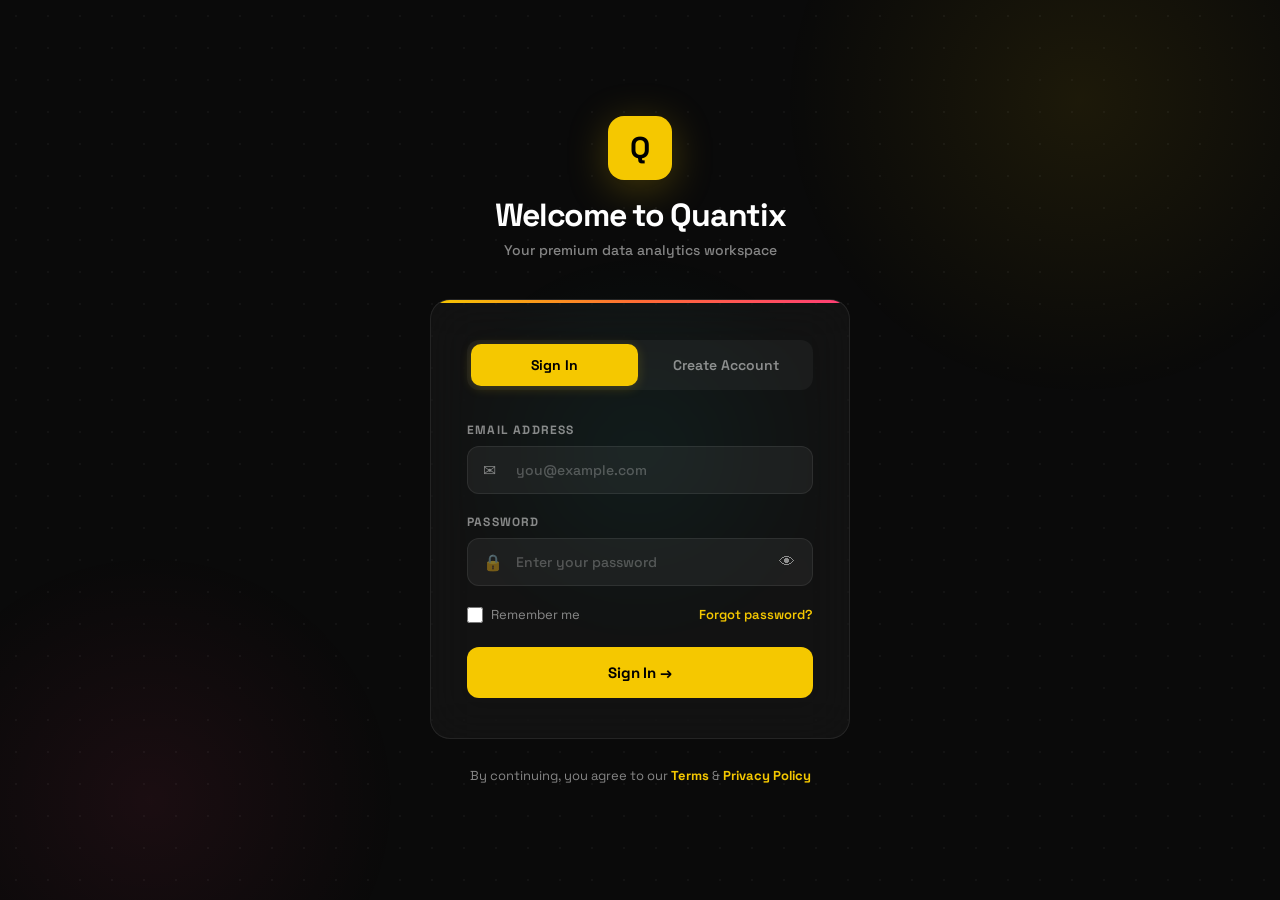
<file: login.html>
<!DOCTYPE html>
<html lang="en">
<head>
  <meta charset="UTF-8" />
  <meta name="viewport" content="width=device-width, initial-scale=1.0" />
  <title>Quantix — Sign In</title>
  <meta name="description" content="Sign in to Quantix, your premium data analytics platform for India E-Commerce and Customer Churn insights." />
  <link rel="stylesheet" href="css/login.css" />
</head>
<body>

  <!-- ═══════════════════ ANIMATED BACKGROUND ═══════════════════ -->
  <div class="login-bg">
    <div class="orb-3"></div>
    <div class="grid-dots"></div>
  </div>

  <!-- ═══════════════════ LOGIN CONTAINER ═══════════════════════ -->
  <div class="login-container">

    <!-- Brand -->
    <div class="login-brand">
      <div class="brand-icon">Q</div>
      <h1>Welcome to Quantix</h1>
      <p>Your premium data analytics workspace</p>
    </div>

    <!-- Glass Card -->
    <div class="login-card">

      <!-- Tab Switcher -->
      <div class="auth-tabs">
        <button class="auth-tab active" id="tab-login" onclick="switchAuthTab('login')">Sign In</button>
        <button class="auth-tab" id="tab-register" onclick="switchAuthTab('register')">Create Account</button>
      </div>

      <!-- Status Message -->
      <div class="auth-message" id="auth-message">
        <span id="auth-message-icon"></span>
        <span id="auth-message-text"></span>
      </div>

      <!-- ──────────── LOGIN FORM ──────────── -->
      <form class="auth-form active" id="form-login" onsubmit="handleLogin(event)">
        <div class="form-group">
          <label for="login-email">Email Address</label>
          <div class="input-wrapper">
            <span class="input-icon">✉</span>
            <input type="email" id="login-email" placeholder="you@example.com" required autocomplete="email" />
          </div>
        </div>

        <div class="form-group">
          <label for="login-password">Password</label>
          <div class="input-wrapper">
            <span class="input-icon">🔒</span>
            <input type="password" id="login-password" placeholder="Enter your password" required autocomplete="current-password" minlength="6" />
            <button type="button" class="pw-toggle" onclick="togglePassword('login-password', this)">👁</button>
          </div>
        </div>

        <div class="form-options">
          <label>
            <input type="checkbox" id="remember-me" />
            <span>Remember me</span>
          </label>
          <a href="#" onclick="event.preventDefault();">Forgot password?</a>
        </div>

        <button type="submit" class="auth-submit" id="login-btn">
          <span class="btn-text">Sign In →</span>
          <div class="spinner"></div>
        </button>

      </form>

      <!-- ──────────── REGISTER FORM ──────────── -->
      <form class="auth-form" id="form-register" onsubmit="handleRegister(event)">
        <div class="form-group">
          <label for="reg-username">Username</label>
          <div class="input-wrapper">
            <span class="input-icon">👤</span>
            <input type="text" id="reg-username" placeholder="Choose a username" required minlength="3" maxlength="20" autocomplete="username" />
          </div>
        </div>

        <div class="form-group">
          <label for="reg-email">Email Address</label>
          <div class="input-wrapper">
            <span class="input-icon">✉</span>
            <input type="email" id="reg-email" placeholder="you@example.com" required autocomplete="email" />
          </div>
        </div>

        <div class="form-group">
          <label for="reg-password">Password</label>
          <div class="input-wrapper">
            <span class="input-icon">🔒</span>
            <input type="password" id="reg-password" placeholder="Min 6 characters" required minlength="6" autocomplete="new-password" oninput="updatePasswordStrength(this.value)" />
            <button type="button" class="pw-toggle" onclick="togglePassword('reg-password', this)">👁</button>
          </div>
          <div class="pw-strength" id="pw-strength">
            <div class="pw-strength-bar" id="pw-bar-1"></div>
            <div class="pw-strength-bar" id="pw-bar-2"></div>
            <div class="pw-strength-bar" id="pw-bar-3"></div>
            <div class="pw-strength-bar" id="pw-bar-4"></div>
          </div>
          <div class="pw-strength-label" id="pw-strength-label"></div>
        </div>

        <div class="form-group">
          <label for="reg-confirm">Confirm Password</label>
          <div class="input-wrapper">
            <span class="input-icon">🔑</span>
            <input type="password" id="reg-confirm" placeholder="Re-enter password" required minlength="6" autocomplete="new-password" />
          </div>
        </div>

        <button type="submit" class="auth-submit" id="register-btn">
          <span class="btn-text">Create Account →</span>
          <div class="spinner"></div>
        </button>
      </form>
    </div>

    <!-- Footer -->
    <div class="login-footer">
      <p>By continuing, you agree to our <a href="#">Terms</a> & <a href="#">Privacy Policy</a></p>
    </div>
  </div>

  <!-- ══════════════════════ SCRIPTS ═══════════════════════════ -->
  <script src="js/auth.js"></script>
  <script>
    // ── Redirect if already logged in ──────────────────────────
    if (AuthDB.isLoggedIn()) {
      window.location.href = 'index.html';
    }

    // ── Tab switching ──────────────────────────────────────────
    function switchAuthTab(tab) {
      document.querySelectorAll('.auth-tab').forEach(t => t.classList.remove('active'));
      document.querySelectorAll('.auth-form').forEach(f => f.classList.remove('active'));

      document.getElementById('tab-' + tab).classList.add('active');
      document.getElementById('form-' + tab).classList.add('active');

      hideMessage();
    }

    // ── Message display ────────────────────────────────────────
    function showMessage(text, type = 'error') {
      const el = document.getElementById('auth-message');
      const icon = document.getElementById('auth-message-icon');
      const txt = document.getElementById('auth-message-text');

      el.className = 'auth-message show ' + type;
      icon.textContent = type === 'error' ? '⚠' : '✓';
      txt.textContent = text;
    }

    function hideMessage() {
      document.getElementById('auth-message').className = 'auth-message';
    }

    // ── Password visibility toggle ─────────────────────────────
    function togglePassword(inputId, btn) {
      const input = document.getElementById(inputId);
      if (input.type === 'password') {
        input.type = 'text';
        btn.textContent = '🔒';
      } else {
        input.type = 'password';
        btn.textContent = '👁';
      }
    }

    // ── Password strength meter ────────────────────────────────
    function updatePasswordStrength(pw) {
      const bars = [
        document.getElementById('pw-bar-1'),
        document.getElementById('pw-bar-2'),
        document.getElementById('pw-bar-3'),
        document.getElementById('pw-bar-4')
      ];
      const label = document.getElementById('pw-strength-label');

      // Reset
      bars.forEach(b => b.className = 'pw-strength-bar');
      label.className = 'pw-strength-label';
      label.textContent = '';

      if (!pw) return;

      let score = 0;
      if (pw.length >= 6) score++;
      if (pw.length >= 10) score++;
      if (/[A-Z]/.test(pw) && /[a-z]/.test(pw)) score++;
      if (/[0-9]/.test(pw)) score++;
      if (/[^A-Za-z0-9]/.test(pw)) score++;

      let strength, cls;
      if (score <= 1)      { strength = 'Weak'; cls = 'weak'; }
      else if (score <= 3) { strength = 'Medium'; cls = 'medium'; }
      else                 { strength = 'Strong'; cls = 'strong'; }

      const fill = score <= 1 ? 1 : score <= 3 ? 3 : 4;
      for (let i = 0; i < fill; i++) bars[i].classList.add(cls);

      label.textContent = strength;
      label.classList.add(cls);
    }

    // ── Set loading state ──────────────────────────────────────
    function setLoading(btnId, loading) {
      const btn = document.getElementById(btnId);
      if (loading) {
        btn.classList.add('loading');
        btn.disabled = true;
      } else {
        btn.classList.remove('loading');
        btn.disabled = false;
      }
    }

    // ── Handle Login ───────────────────────────────────────────
    async function handleLogin(e) {
      e.preventDefault();
      hideMessage();
      setLoading('login-btn', true);

      const email = document.getElementById('login-email').value.trim();
      const password = document.getElementById('login-password').value;

      // Simulate network delay for realism
      await new Promise(r => setTimeout(r, 800));

      try {
        const user = await AuthDB.login(email, password);
        AuthDB.setSession(user);
        showMessage('Welcome back, ' + user.username + '! Redirecting...', 'success');

        setTimeout(() => {
          window.location.href = 'index.html';
        }, 1000);
      } catch (err) {
        showMessage(err.message, 'error');
        setLoading('login-btn', false);
      }
    }

    // ── Handle Register ────────────────────────────────────────
    async function handleRegister(e) {
      e.preventDefault();
      hideMessage();

      const username = document.getElementById('reg-username').value.trim();
      const email = document.getElementById('reg-email').value.trim();
      const password = document.getElementById('reg-password').value;
      const confirm = document.getElementById('reg-confirm').value;

      // Validate
      if (password !== confirm) {
        showMessage('Passwords do not match.', 'error');
        return;
      }

      if (password.length < 6) {
        showMessage('Password must be at least 6 characters.', 'error');
        return;
      }

      setLoading('register-btn', true);

      // Simulate network delay
      await new Promise(r => setTimeout(r, 1000));

      try {
        await AuthDB.register(username, email, password);
        showMessage('Account created successfully! Signing you in...', 'success');

        // Auto-login after registration
        const user = await AuthDB.login(email, password);
        AuthDB.setSession(user);

        setTimeout(() => {
          window.location.href = 'index.html';
        }, 1200);
      } catch (err) {
        showMessage(err.message, 'error');
        setLoading('register-btn', false);
      }
    }

    // ── Floating particles ─────────────────────────────────────
    function createParticles() {
      const colors = ['#F5C800', '#FF6B35', '#FF3D77', '#00E5D4', '#7AE582'];
      for (let i = 0; i < 20; i++) {
        const p = document.createElement('div');
        p.classList.add('particle');
        p.style.left = Math.random() * 100 + '%';
        p.style.animationDuration = (8 + Math.random() * 12) + 's';
        p.style.animationDelay = Math.random() * 10 + 's';
        p.style.background = colors[Math.floor(Math.random() * colors.length)];
        p.style.width = p.style.height = (2 + Math.random() * 3) + 'px';
        document.body.appendChild(p);
      }
    }

    createParticles();
  </script>
</body>
</html>
</file>
<file: css/login.css>
/* ================================================================
   QUANTIX — Login Page Styles
   Premium dark glassmorphism with Voxie accent palette
   ================================================================ */

@import url('https://fonts.googleapis.com/css2?family=Space+Grotesk:wght@300;400;500;600;700;800&display=swap');

/* ── Tokens ────────────────────────────────────────────────────── */
:root {
  --bg:            #0a0a0a;
  --bg-card:       rgba(255,255,255,0.04);
  --bg-card-hover: rgba(255,255,255,0.07);
  --border:        rgba(255,255,255,0.08);
  --border-strong: rgba(255,255,255,0.15);

  --yellow:  #F5C800;
  --orange:  #FF6B35;
  --pink:    #FF3D77;
  --cyan:    #00E5D4;
  --green:   #7AE582;
  --purple:  #B388FF;

  --text-w: #FFFFFF;
  --text-s: rgba(255,255,255,0.50);
  --text-b: #000000;

  --r:  16px;
  --rs: 10px;
  --ease: .28s cubic-bezier(.4,0,.2,1);
}

/* ── Reset ─────────────────────────────────────────────────────── */
*,*::before,*::after{box-sizing:border-box;margin:0;padding:0}
html{scroll-behavior:smooth}
body{
  font-family:'Space Grotesk',system-ui,sans-serif;
  background:var(--bg);
  color:var(--text-w);
  min-height:100vh;
  overflow-x:hidden;
  -webkit-font-smoothing:antialiased;
  display:flex;
  align-items:center;
  justify-content:center;
  position:relative;
}

/* ── Scrollbar ─────────────────────────────────────────────────── */
::-webkit-scrollbar{width:5px}
::-webkit-scrollbar-track{background:transparent}
::-webkit-scrollbar-thumb{background:rgba(255,255,255,.12);border-radius:9px}

/* ════════════════════════════════════════════════════════════════
   ANIMATED BACKGROUND
   ════════════════════════════════════════════════════════════════ */
.login-bg {
  position: fixed;
  inset: 0;
  z-index: 0;
  overflow: hidden;
}

.login-bg::before {
  content: '';
  position: absolute;
  width: 600px; height: 600px;
  background: radial-gradient(circle, var(--yellow) 0%, transparent 70%);
  opacity: 0.08;
  top: -200px; right: -100px;
  animation: floatOrb1 18s ease-in-out infinite;
}

.login-bg::after {
  content: '';
  position: absolute;
  width: 500px; height: 500px;
  background: radial-gradient(circle, var(--pink) 0%, transparent 70%);
  opacity: 0.07;
  bottom: -150px; left: -100px;
  animation: floatOrb2 22s ease-in-out infinite;
}

.login-bg .orb-3 {
  position: absolute;
  width: 400px; height: 400px;
  background: radial-gradient(circle, var(--cyan) 0%, transparent 70%);
  opacity: 0.05;
  top: 50%; left: 50%;
  transform: translate(-50%, -50%);
  animation: floatOrb3 15s ease-in-out infinite;
}

@keyframes floatOrb1 {
  0%, 100% { transform: translate(0, 0) scale(1); }
  33%      { transform: translate(-80px, 60px) scale(1.1); }
  66%      { transform: translate(40px, -40px) scale(0.9); }
}
@keyframes floatOrb2 {
  0%, 100% { transform: translate(0, 0) scale(1); }
  33%      { transform: translate(60px, -50px) scale(1.15); }
  66%      { transform: translate(-50px, 30px) scale(0.85); }
}
@keyframes floatOrb3 {
  0%, 100% { transform: translate(-50%, -50%) scale(1); }
  50%      { transform: translate(-50%, -50%) scale(1.3); }
}

/* ── Grid dots overlay ─────────────────────────────────────────── */
.login-bg .grid-dots {
  position: absolute;
  inset: 0;
  background-image:
    radial-gradient(rgba(255,255,255,0.04) 1px, transparent 1px);
  background-size: 32px 32px;
}

/* ════════════════════════════════════════════════════════════════
   LOGIN CONTAINER
   ════════════════════════════════════════════════════════════════ */
.login-container {
  position: relative;
  z-index: 10;
  width: 100%;
  max-width: 460px;
  padding: 20px;
}

/* ── Brand Header ──────────────────────────────────────────────── */
.login-brand {
  text-align: center;
  margin-bottom: 40px;
  animation: fadeSlideUp 0.7s ease both;
}

.login-brand .brand-icon {
  width: 64px; height: 64px;
  background: var(--yellow);
  border-radius: 16px;
  display: inline-flex;
  align-items: center;
  justify-content: center;
  font-size: 30px;
  font-weight: 900;
  color: #000;
  margin-bottom: 18px;
  box-shadow: 0 8px 40px rgba(245,200,0,0.25);
  transition: var(--ease);
}

.login-brand .brand-icon:hover {
  transform: scale(1.08) rotate(-3deg);
}

.login-brand h1 {
  font-size: 32px;
  font-weight: 800;
  letter-spacing: -0.04em;
  line-height: 1.1;
}

.login-brand p {
  font-size: 14px;
  color: var(--text-s);
  margin-top: 8px;
  font-weight: 500;
}

/* ── Glass Card ────────────────────────────────────────────────── */
.login-card {
  background: rgba(255,255,255,0.035);
  backdrop-filter: blur(24px);
  -webkit-backdrop-filter: blur(24px);
  border: 1px solid var(--border);
  border-radius: 20px;
  padding: 40px 36px;
  position: relative;
  overflow: hidden;
  animation: fadeSlideUp 0.7s ease 0.15s both;
}

.login-card::before {
  content: '';
  position: absolute;
  top: 0; left: 0; right: 0;
  height: 3px;
  background: linear-gradient(90deg, var(--yellow), var(--orange), var(--pink));
}

/* ── Tab Switcher ──────────────────────────────────────────────── */
.auth-tabs {
  display: flex;
  gap: 4px;
  background: rgba(255,255,255,0.04);
  border-radius: 12px;
  padding: 4px;
  margin-bottom: 32px;
}

.auth-tab {
  flex: 1;
  padding: 12px 0;
  background: transparent;
  border: none;
  border-radius: 10px;
  font-family: inherit;
  font-size: 14px;
  font-weight: 600;
  color: var(--text-s);
  cursor: pointer;
  transition: var(--ease);
}

.auth-tab:hover {
  color: var(--text-w);
}

.auth-tab.active {
  background: var(--yellow);
  color: #000;
  font-weight: 700;
  box-shadow: 0 2px 12px rgba(245,200,0,0.2);
}

/* ── Form ──────────────────────────────────────────────────────── */
.auth-form {
  display: none;
}

.auth-form.active {
  display: block;
  animation: fadeSlideUp 0.4s ease both;
}

.form-group {
  margin-bottom: 20px;
}

.form-group label {
  display: block;
  font-size: 12px;
  font-weight: 700;
  text-transform: uppercase;
  letter-spacing: 0.1em;
  color: var(--text-s);
  margin-bottom: 8px;
}

.form-group .input-wrapper {
  position: relative;
}

.form-group .input-icon {
  position: absolute;
  left: 16px;
  top: 50%;
  transform: translateY(-50%);
  font-size: 16px;
  opacity: 0.45;
  pointer-events: none;
  transition: var(--ease);
}

.form-group input {
  width: 100%;
  padding: 14px 16px 14px 48px;
  background: rgba(255,255,255,0.05);
  border: 1px solid var(--border);
  border-radius: 12px;
  color: var(--text-w);
  font-family: inherit;
  font-size: 14px;
  font-weight: 500;
  outline: none;
  transition: var(--ease);
}

.form-group input::placeholder {
  color: rgba(255,255,255,0.25);
}

.form-group input:focus {
  border-color: var(--yellow);
  background: rgba(255,255,255,0.07);
  box-shadow: 0 0 0 3px rgba(245,200,0,0.1);
}

.form-group input:focus ~ .input-icon {
  opacity: 1;
}

/* ── Password toggle ───────────────────────────────────────────── */
.pw-toggle {
  position: absolute;
  right: 14px;
  top: 50%;
  transform: translateY(-50%);
  background: none;
  border: none;
  color: var(--text-s);
  font-size: 16px;
  cursor: pointer;
  padding: 4px;
  transition: var(--ease);
}

.pw-toggle:hover {
  color: var(--text-w);
}

/* ── Remember / Forgot ─────────────────────────────────────────── */
.form-options {
  display: flex;
  justify-content: space-between;
  align-items: center;
  margin-bottom: 24px;
}

.form-options label {
  display: flex;
  align-items: center;
  gap: 8px;
  font-size: 13px;
  color: var(--text-s);
  cursor: pointer;
  transition: var(--ease);
}

.form-options label:hover {
  color: var(--text-w);
}

.form-options label input[type="checkbox"] {
  accent-color: var(--yellow);
  width: 16px; height: 16px;
}

.form-options a {
  font-size: 13px;
  color: var(--yellow);
  text-decoration: none;
  font-weight: 600;
  transition: var(--ease);
}

.form-options a:hover {
  color: #ffd400;
  text-decoration: underline;
}

/* ── Submit Button ─────────────────────────────────────────────── */
.auth-submit {
  width: 100%;
  padding: 16px;
  background: var(--yellow);
  color: #000;
  border: none;
  border-radius: 12px;
  font-family: inherit;
  font-size: 15px;
  font-weight: 800;
  letter-spacing: -0.01em;
  cursor: pointer;
  transition: var(--ease);
  position: relative;
  overflow: hidden;
}

.auth-submit:hover {
  background: #ffd400;
  transform: translateY(-1px);
  box-shadow: 0 8px 30px rgba(245,200,0,0.25);
}

.auth-submit:active {
  transform: translateY(0);
}

.auth-submit:disabled {
  opacity: 0.5;
  cursor: not-allowed;
  transform: none;
  box-shadow: none;
}

/* ── Spinner inside button ─────────────────────────────────────── */
.auth-submit .spinner {
  display: none;
  width: 20px; height: 20px;
  border: 3px solid rgba(0,0,0,0.15);
  border-top-color: #000;
  border-radius: 50%;
  animation: spin 0.8s linear infinite;
  margin: 0 auto;
}

.auth-submit.loading .spinner {
  display: block;
}

.auth-submit.loading .btn-text {
  display: none;
}

@keyframes spin {
  to { transform: rotate(360deg); }
}

/* ── Status Messages ───────────────────────────────────────────── */
.auth-message {
  padding: 12px 16px;
  border-radius: 10px;
  font-size: 13px;
  font-weight: 600;
  margin-bottom: 20px;
  display: none;
  align-items: center;
  gap: 8px;
  animation: fadeSlideUp 0.3s ease both;
}

.auth-message.show {
  display: flex;
}

.auth-message.error {
  background: rgba(255,61,119,0.12);
  border: 1px solid rgba(255,61,119,0.25);
  color: var(--pink);
}

.auth-message.success {
  background: rgba(122,229,130,0.12);
  border: 1px solid rgba(122,229,130,0.25);
  color: var(--green);
}

/* ── Divider ───────────────────────────────────────────────────── */
.auth-divider {
  display: flex;
  align-items: center;
  gap: 16px;
  margin: 24px 0;
}

.auth-divider::before,
.auth-divider::after {
  content: '';
  flex: 1;
  height: 1px;
  background: var(--border);
}

.auth-divider span {
  font-size: 12px;
  color: var(--text-s);
  font-weight: 600;
  text-transform: uppercase;
  letter-spacing: 0.08em;
}

/* ── Social Buttons ────────────────────────────────────────────── */
.social-login {
  display: flex;
  gap: 10px;
}

.social-btn {
  flex: 1;
  padding: 12px;
  background: rgba(255,255,255,0.04);
  border: 1px solid var(--border);
  border-radius: 10px;
  color: var(--text-s);
  font-family: inherit;
  font-size: 13px;
  font-weight: 600;
  cursor: pointer;
  transition: var(--ease);
  display: flex;
  align-items: center;
  justify-content: center;
  gap: 8px;
}

.social-btn:hover {
  border-color: var(--border-strong);
  color: var(--text-w);
  background: rgba(255,255,255,0.07);
}

.social-btn .social-icon {
  font-size: 18px;
}

/* ── Footer ────────────────────────────────────────────────────── */
.login-footer {
  text-align: center;
  margin-top: 28px;
  animation: fadeSlideUp 0.7s ease 0.3s both;
}

.login-footer p {
  font-size: 13px;
  color: var(--text-s);
}

.login-footer a {
  color: var(--yellow);
  font-weight: 700;
  text-decoration: none;
  transition: var(--ease);
}

.login-footer a:hover {
  color: #ffd400;
  text-decoration: underline;
}

/* ── Password strength indicator ───────────────────────────────── */
.pw-strength {
  display: flex;
  gap: 4px;
  margin-top: 8px;
}

.pw-strength-bar {
  flex: 1;
  height: 4px;
  background: rgba(255,255,255,0.08);
  border-radius: 4px;
  transition: var(--ease);
}

.pw-strength-bar.weak   { background: var(--pink); }
.pw-strength-bar.medium { background: var(--orange); }
.pw-strength-bar.strong { background: var(--green); }

.pw-strength-label {
  font-size: 11px;
  font-weight: 600;
  margin-top: 6px;
  transition: var(--ease);
}

.pw-strength-label.weak   { color: var(--pink); }
.pw-strength-label.medium { color: var(--orange); }
.pw-strength-label.strong { color: var(--green); }

/* ════════════════════════════════════════════════════════════════
   ANIMATIONS
   ════════════════════════════════════════════════════════════════ */
@keyframes fadeSlideUp {
  from {
    opacity: 0;
    transform: translateY(20px);
  }
  to {
    opacity: 1;
    transform: translateY(0);
  }
}

/* ── Floating particles ────────────────────────────────────────── */
.particle {
  position: fixed;
  width: 3px; height: 3px;
  background: var(--yellow);
  border-radius: 50%;
  opacity: 0;
  pointer-events: none;
  animation: particleFloat linear infinite;
}

@keyframes particleFloat {
  0% {
    opacity: 0;
    transform: translateY(100vh) scale(0);
  }
  10% { opacity: 0.6; }
  90% { opacity: 0.3; }
  100% {
    opacity: 0;
    transform: translateY(-10vh) scale(1);
  }
}

/* ════════════════════════════════════════════════════════════════
   RESPONSIVE
   ════════════════════════════════════════════════════════════════ */
@media (max-width: 520px) {
  .login-container {
    padding: 16px;
  }

  .login-card {
    padding: 28px 22px;
    border-radius: 16px;
  }

  .login-brand h1 {
    font-size: 26px;
  }

  .social-login {
    flex-direction: column;
  }
}
</file>
